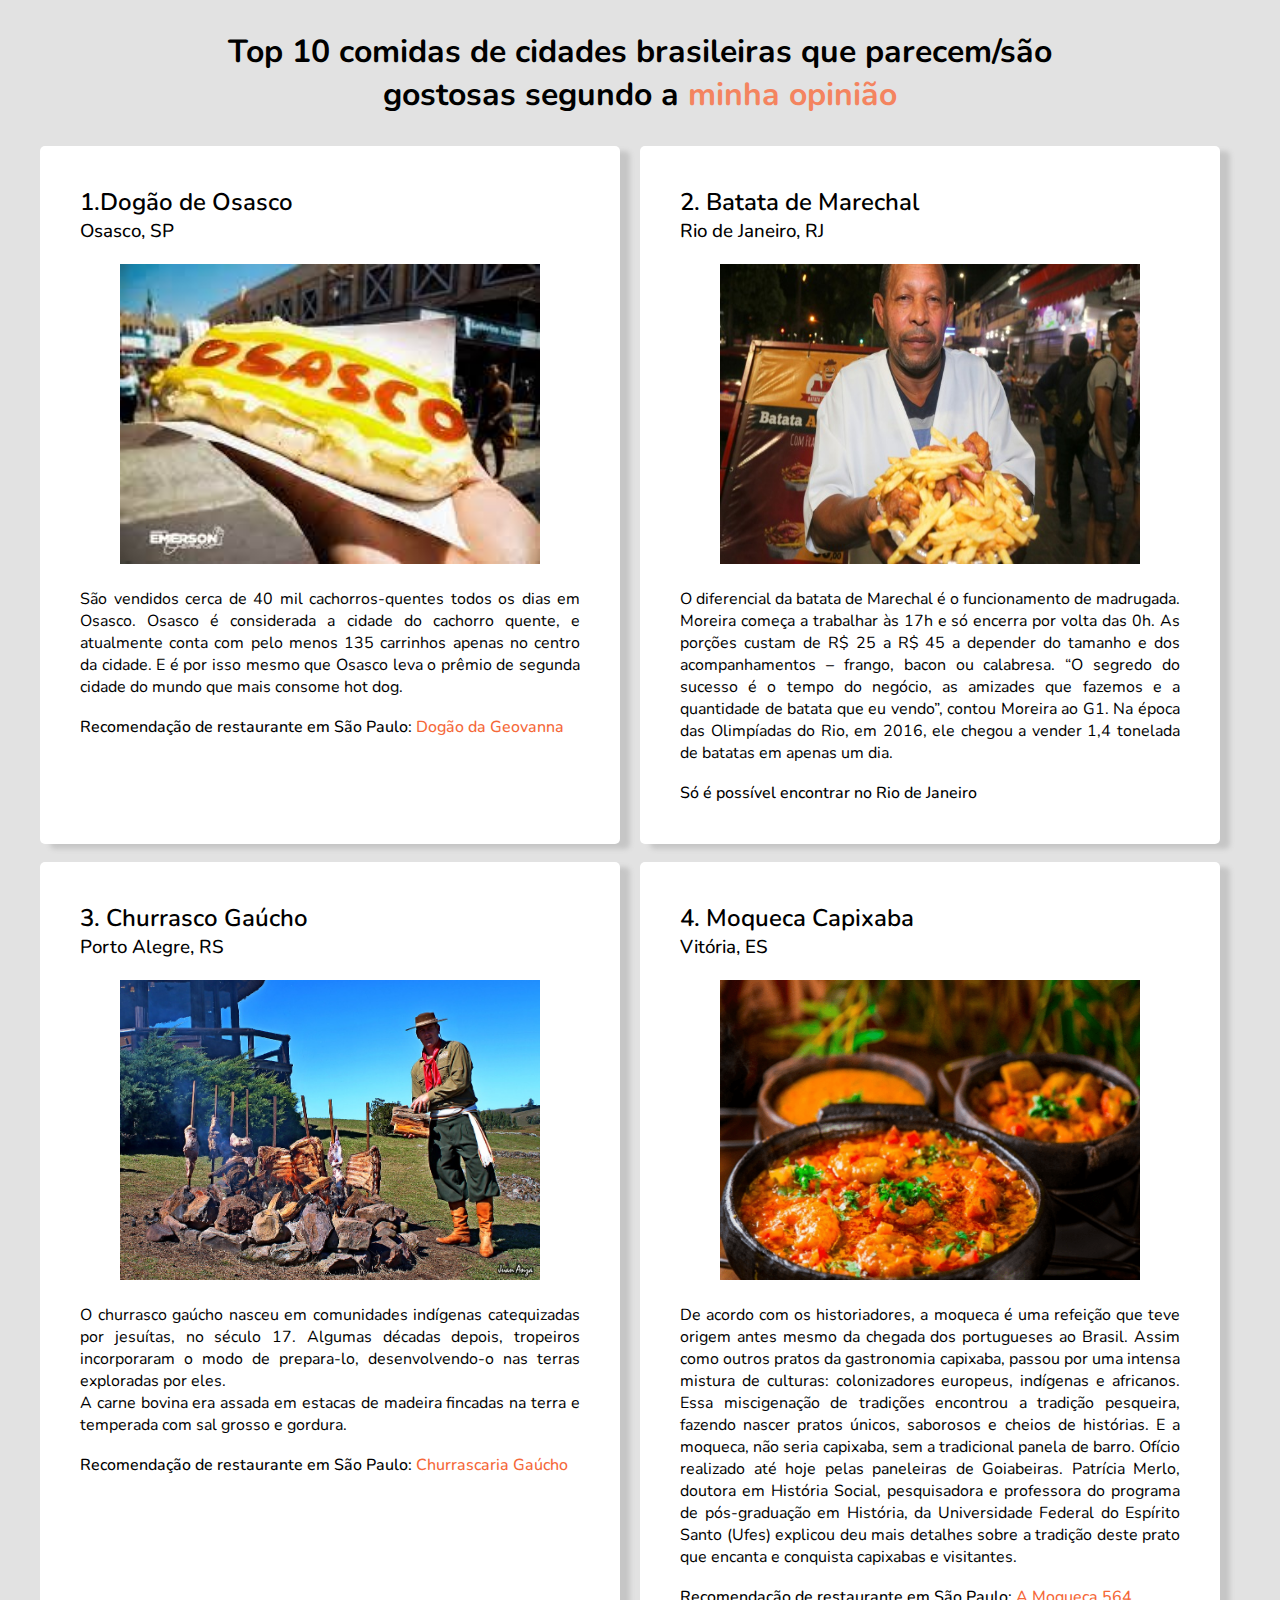
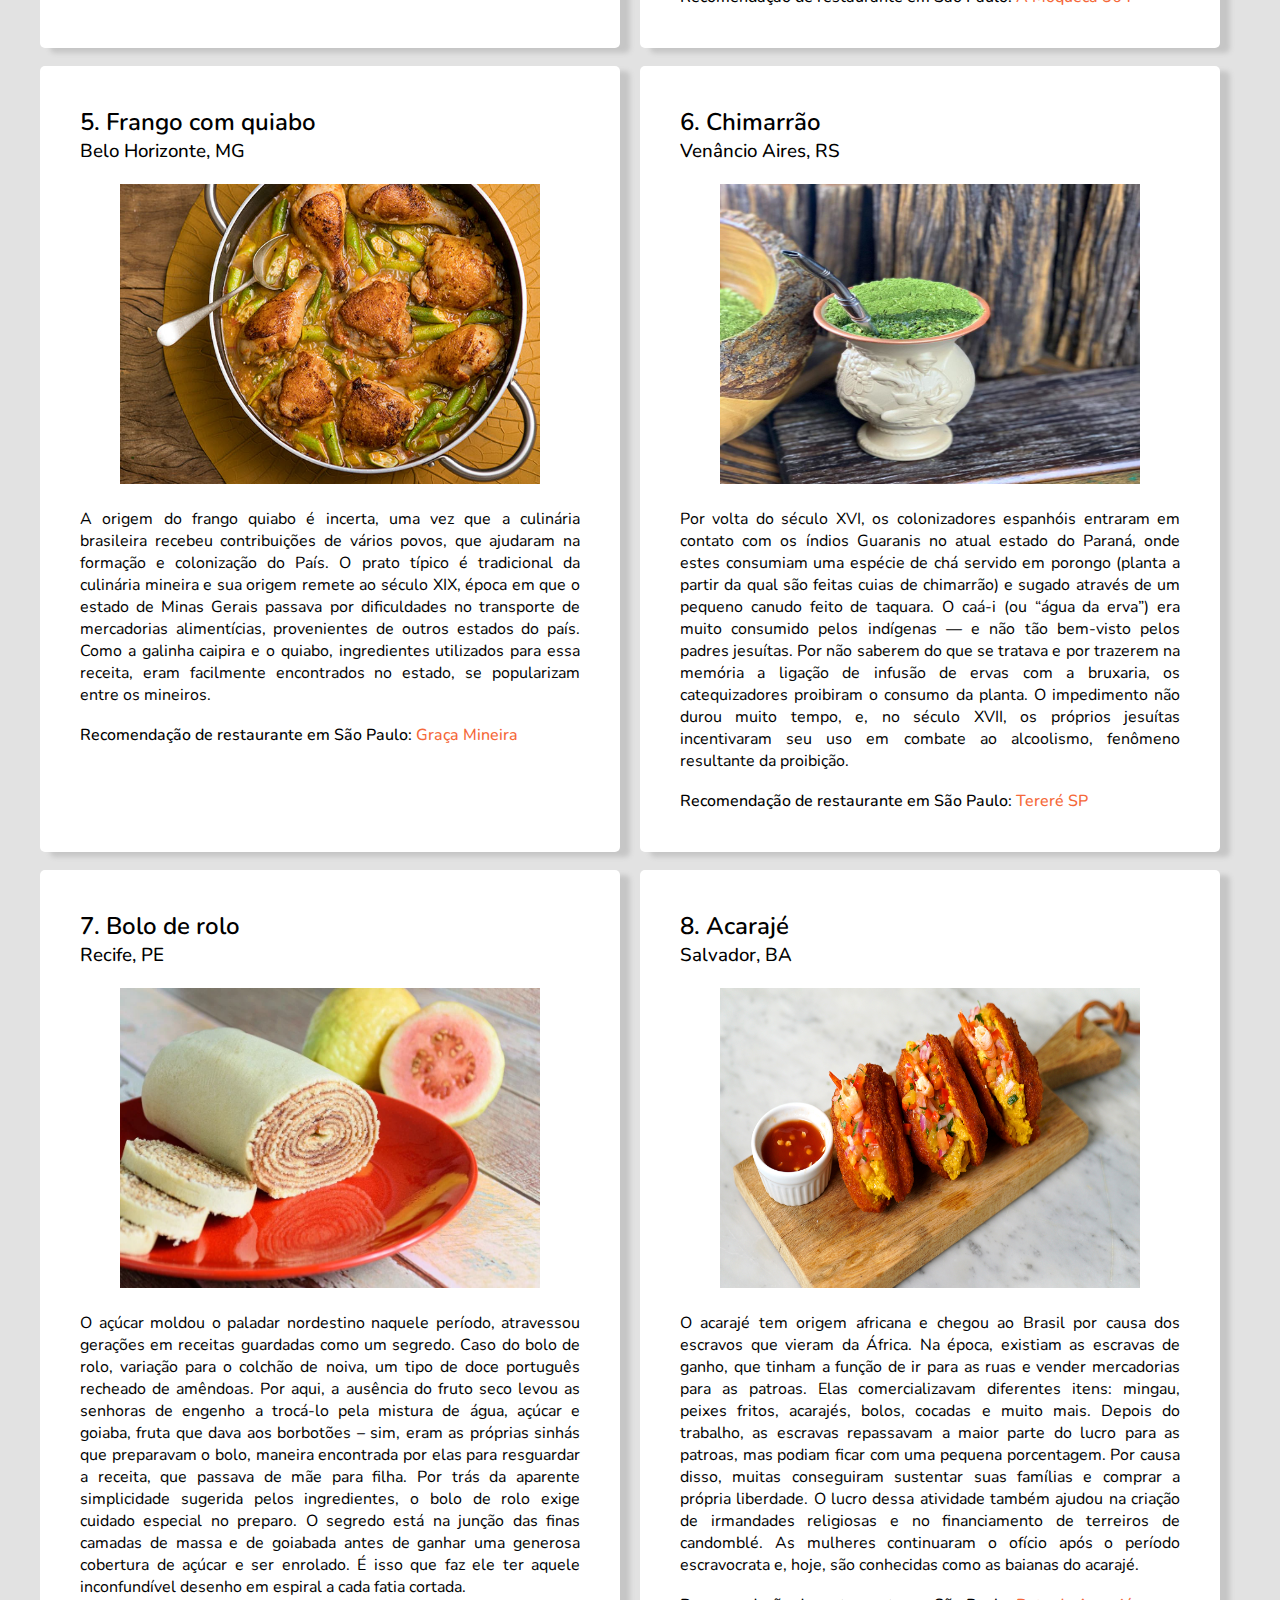
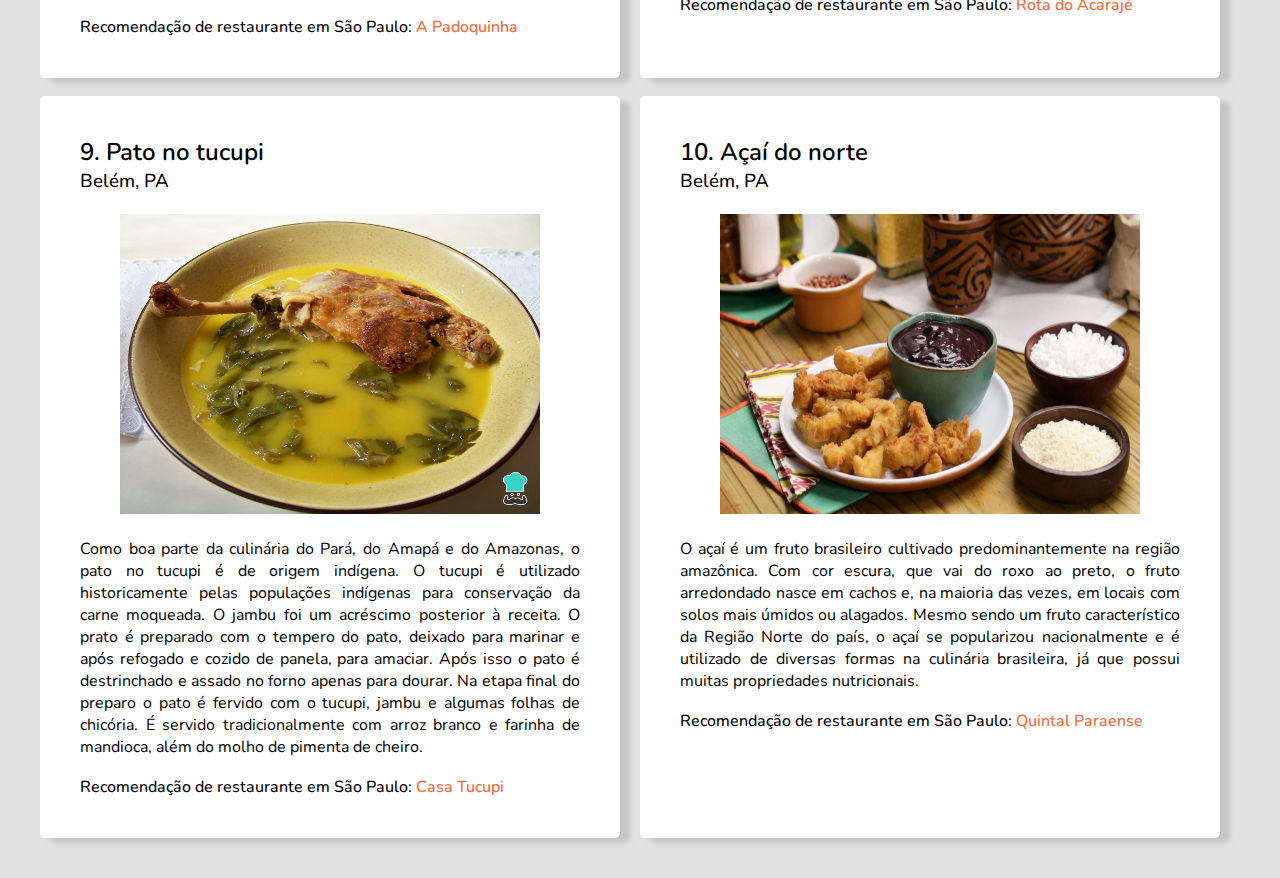
<file: Atividade site cidades/index.html>
<!DOCTYPE html>
<html lang="pt-br">
<head>
    <meta charset="UTF-8">
    <meta http-equiv="X-UA-Compatible" content="IE=edge">
    <meta name="viewport" content="width=device-width, initial-scale=1.0">
    <meta name="description" content="Página que contém informações sobre as 10 comidas de cidades brasileiras que parecem gostosas segundo a opinião da Emily">
    <meta name ="author" content="Emily">
    <meta name ="keywords" content="comida, cidades, lista">
    <meta name ="robots" content = "index,all">
    <meta name = "refresh" content="600">
    <title>Top 10 cidades</title>

    <link rel="shortcut icon" href="./img/icons8-emoji-gordo-16.png" type="image/x-icon">
    <link rel="stylesheet" href="home.css">
</head>
<body class="box-grid">
    <h1>Top 10 comidas de cidades brasileiras que parecem/são <br> gostosas segundo a <span style="color: #F4845F;">minha opinião</span></h1>

    <main>

        <div class="First">
            <nav>
                <h2>1.Dogão de Osasco</h2>
                <h3>Osasco, SP</h3>
                <img src="./img/DogOsasco.png" width="400" alt="">
                <p>São vendidos cerca de 40 mil cachorros-quentes todos os dias em Osasco.
                    Osasco é considerada a cidade do cachorro quente, e atualmente conta com pelo menos 135 carrinhos apenas no centro da cidade.
                    E é por isso mesmo que  Osasco leva o prêmio de segunda cidade do mundo que mais consome hot dog.</p>
                <br>
                <h4>Recomendação de restaurante em São Paulo: <a href="https://dogao-da-geovanna.negocio.site/?utm_source=gmb&utm_medium=referral" target="_blank">Dogão da Geovanna</a></h4>
            </nav>
            <br>

            <nav>
                <h2>2. Batata de Marechal</h2>
                <h3>Rio de Janeiro, RJ</h3>
                <img src="./img/BatataMarechal.png" width="400" alt="">
                <p>O diferencial da batata de Marechal é o funcionamento de madrugada.
                        Moreira começa a trabalhar às 17h e só encerra por volta das 0h. As porções custam de R$ 25 a R$ 45 a depender do tamanho 
                        e dos acompanhamentos – frango, bacon ou calabresa.
                        “O segredo do sucesso é o tempo do negócio, as amizades que fazemos e a quantidade de batata que eu vendo”, contou Moreira 
                        ao G1. Na época das Olimpíadas do Rio, em 2016,
                        ele chegou a vender 1,4 tonelada de batatas em apenas um dia.</p>
                <br>
                <h4>Só é possível encontrar no Rio de Janeiro</h4>
            </nav>
        </div>

        <br>

        <div class="Second">
            <nav>
                <h2>3. Churrasco Gaúcho</h2>
                <h3>Porto Alegre, RS</h3>
                <img src="./img/ChurrascoGaucho.png" width="400" alt="">
                <p>O churrasco gaúcho nasceu em comunidades indígenas catequizadas por jesuítas, no século 17. Algumas décadas depois, tropeiros 
                    incorporaram o modo de prepara-lo, desenvolvendo-o nas terras exploradas por eles. <br> A carne bovina era assada em estacas de 
                    madeira fincadas na terra e temperada com sal grosso e gordura.</p>
                <br>
                <h4>Recomendação de restaurante em São Paulo: <a href="https://www.google.com/search?q=churrasco%20gaucho%20em%20sao%20paulo&rlz=1C1ISCS_pt-PTBR1016BR1016&oq=churrasco+gaucho+em+sao+paulo&aqs=chrome..69i57j0i22i30.8805j0j4&sourceid=chrome&ie=UTF-8&tbs=lf:1,lf_ui:9&tbm=lcl&sxsrf=ALiCzsbx_F8fWeINdjKPveTdvY9xXyL-rg:1660173048781&rflfq=1&num=10&rldimm=17455193723536529798&lqi=[base64]&phdesc=COEp6wkM7q4&ved=2ahUKEwjD_NnGsr35AhVinpUCHbbfCd8QvS56BAgCEAE&sa=X&rlst=f#rlfi=hd:;si:17455193723536529798,l,[base64],y,COEp6wkM7q4;mv:[[-23.4750126,-46.4592372],[-23.7096347,-46.797795]];tbs:lrf:!1m4!1u3!2m2!3m1!1e1!1m4!1u2!2m2!2m1!1e1!1m4!1u1!2m2!1m1!1e1!1m4!1u1!2m2!1m1!1e2!2m1!1e2!2m1!1e1!2m1!1e3!3sIAE,lf:1,lf_ui:9" target="_blank">Churrascaria Gaúcho</a></h4>
            </nav>

            <br>

            <nav>
                <h2>4. Moqueca Capixaba</h2>
                <h3>Vitória, ES</h3>
                <img src="./img/MoquecaCapixaba.png" width="400" alt="">
                <p>De acordo com os historiadores, a moqueca é uma refeição que teve origem antes mesmo da chegada dos portugueses ao Brasil. 
                    Assim como outros pratos da gastronomia capixaba, passou por uma intensa mistura de culturas: colonizadores europeus, indígenas 
                    e africanos. Essa miscigenação de tradições encontrou a tradição pesqueira, fazendo nascer pratos únicos, saborosos e cheios de histórias.
                    E a moqueca, não seria capixaba, sem a tradicional panela de barro. Ofício realizado até hoje pelas paneleiras de Goiabeiras. 
                    Patrícia Merlo, doutora em História Social, pesquisadora e professora do programa de pós-graduação em História, da Universidade 
                    Federal do Espírito Santo (Ufes) explicou deu mais detalhes sobre a tradição deste prato que encanta e conquista capixabas e visitantes.</p>
                <br>
                <h4>Recomendação de restaurante em São Paulo: <a href="https://ricardoleonardirs.wixsite.com/amoqueca564" target="_blank">A Moqueca 564</a></h4>
            </nav>
        </div>

        <br>

        <div class="Third">
            <nav>
                <h2>5. Frango com quiabo</h2>
                <h3>Belo Horizonte, MG</h3>
                <img src="./img/FrangocomQuiabo.png" width="400" alt="">
                <p>A origem do frango quiabo é incerta, uma vez que a culinária brasileira recebeu contribuições de vários povos, que ajudaram 
                    na formação e colonização do País.
                    O prato típico é tradicional da culinária mineira e sua origem remete ao século XIX, época em que o estado de Minas Gerais passava 
                    por dificuldades no transporte de mercadorias alimentícias, provenientes de outros estados do país. Como a galinha caipira e o quiabo, 
                    ingredientes utilizados para essa receita, eram facilmente encontrados no estado, se popularizam entre os mineiros.</p>
                <br>
                <h4>Recomendação de restaurante em São Paulo: <a href="https://gracamineira.com.br/" target="_blank">Graça Mineira</a></h4>
            </nav>

            <br>

            <nav>
                <h2>6. Chimarrão</h2>
                <h3>Venâncio Aires, RS</h3>
                <img src="./img/Chimarrao.png" width="400" alt="">
                <p>Por volta do século XVI, os colonizadores espanhóis entraram em contato com os índios Guaranis no atual estado do Paraná, 
                    onde estes consumiam uma espécie de chá servido em porongo (planta a partir da qual são feitas cuias de chimarrão) e sugado 
                    através de um pequeno canudo feito de taquara. 
                    O caá-i (ou “água da erva”) era muito consumido pelos indígenas — e não tão bem-visto pelos padres jesuítas. Por não saberem 
                    do que se tratava e por trazerem na memória a ligação de infusão de ervas com a bruxaria, os catequizadores proibiram o consumo 
                    da planta. O impedimento não durou muito tempo, e, no século XVII, os próprios jesuítas incentivaram seu uso em combate ao alcoolismo, 
                    fenômeno resultante da proibição.</p>
                <br>
                <h4>Recomendação de restaurante em São Paulo: <a href="https://www.tereresp.com.br/" target="_blank">Tereré SP</a></h4>
            </nav>
        </div>

        <br>

        <div class="Fourth">
                <nav>
                    <h2>7. Bolo de rolo</h2>
                    <h3>Recife, PE</h3>
                    <img src="./img/BolodeRolo.png" width="400" alt="">
                    <p>O açúcar moldou o paladar nordestino naquele período, atravessou gerações em receitas guardadas como um segredo. Caso do bolo de rolo, 
                        variação para o colchão de noiva, um tipo de doce português recheado de amêndoas. Por aqui, a ausência do fruto seco levou as senhoras de 
                        engenho a trocá-lo pela mistura de água, açúcar e goiaba, fruta que dava aos borbotões – sim, eram as próprias sinhás que preparavam o bolo, 
                        maneira encontrada por elas para resguardar a receita, que passava de mãe para filha.
                        Por trás da aparente simplicidade sugerida pelos ingredientes, o bolo de rolo exige cuidado especial no preparo. O segredo está na junção das 
                        finas camadas de massa e de goiabada antes de ganhar uma generosa cobertura de açúcar e ser enrolado. É isso que faz ele ter aquele inconfundível 
                        desenho em espiral a cada fatia cortada.</p>
                    <br>
                    <h4>Recomendação de restaurante em São Paulo:<a href="https://www.apadoquinha.com.br/" target="_blank"> A Padoquinha</a></h4></h4>
                </nav>

            <br>

            <nav>
                <h2>8. Acarajé</h2>
                <h3>Salvador, BA</h3>
                <img src="./img/Acaraje.png" width="400" alt="">
                <p>O acarajé tem origem africana e chegou ao Brasil por causa dos escravos que vieram da África. Na época, existiam as escravas de ganho, 
                    que tinham a função de ir para as ruas e vender mercadorias para as patroas.
                    Elas comercializavam diferentes itens: mingau, peixes fritos, acarajés, bolos, cocadas e muito mais. Depois do trabalho, as escravas repassavam 
                    a maior parte do lucro para as patroas, mas podiam ficar com uma pequena porcentagem. Por causa disso, muitas conseguiram sustentar suas famílias 
                    e comprar a própria liberdade.
                    O lucro dessa atividade também ajudou na criação de irmandades religiosas e no financiamento de terreiros de candomblé. As mulheres continuaram 
                    o ofício após o período escravocrata e, hoje, são conhecidas como as baianas do acarajé.</p>
                <br>
                <h4>Recomendação de restaurante em São Paulo: <a href="http://www.rotadoacaraje.com.br/site/" target="_blank">Rota do Acarajé</a></h4>
            </nav>
        </div>

        <br>

        <div class="Fifth">
            <nav>
                <h2>9. Pato no tucupi</h2>
                <h3>Belém, PA</h3>
                <img src="./img/PatonoTucupi.png" width="400" alt="">
                <p>Como boa parte da culinária do Pará, do Amapá e do Amazonas, o pato no tucupi é de origem indígena. O tucupi é 
                    utilizado historicamente pelas populações indígenas para conservação da carne moqueada. O jambu foi um acréscimo 
                    posterior à receita.
                    O prato é preparado com o tempero do pato, deixado para marinar e após refogado e cozido de panela, para amaciar. Após 
                    isso o pato é destrinchado e assado no forno apenas para dourar. Na etapa final do preparo o pato é fervido com o tucupi, 
                    jambu e algumas folhas de chicória. É servido tradicionalmente com arroz branco e farinha de mandioca, além do molho de pimenta de cheiro.</p>
                <br> 
                <h4>Recomendação de restaurante em São Paulo: <a href="https://linktr.ee/tucupi" target="_blank">Casa Tucupi</a></h4>
            </nav>

            <br>

            <nav>
                <h2>10. Açaí do norte</h2>
                <h3>Belém, PA</h3>
                <img src="./img/Acai.png" width="400" alt="">
                <p>O açaí é um fruto brasileiro cultivado predominantemente na região amazônica. Com cor escura, que vai do roxo ao 
                    preto, o fruto arredondado nasce em cachos e, na maioria das vezes, em locais com solos mais úmidos ou alagados.
                    Mesmo sendo um fruto característico da Região Norte do país, o açaí se popularizou nacionalmente e é utilizado de 
                    diversas formas na culinária brasileira, já que possui muitas propriedades nutricionais.</p>
                <br>
                <h4>Recomendação de restaurante em São Paulo: <a href="https://quintal-paraense.goomer.app/menu" target="_blank">Quintal Paraense</a></h4>
            </nav>
        </div>

    </main>
    
</body>
</html>
</file>
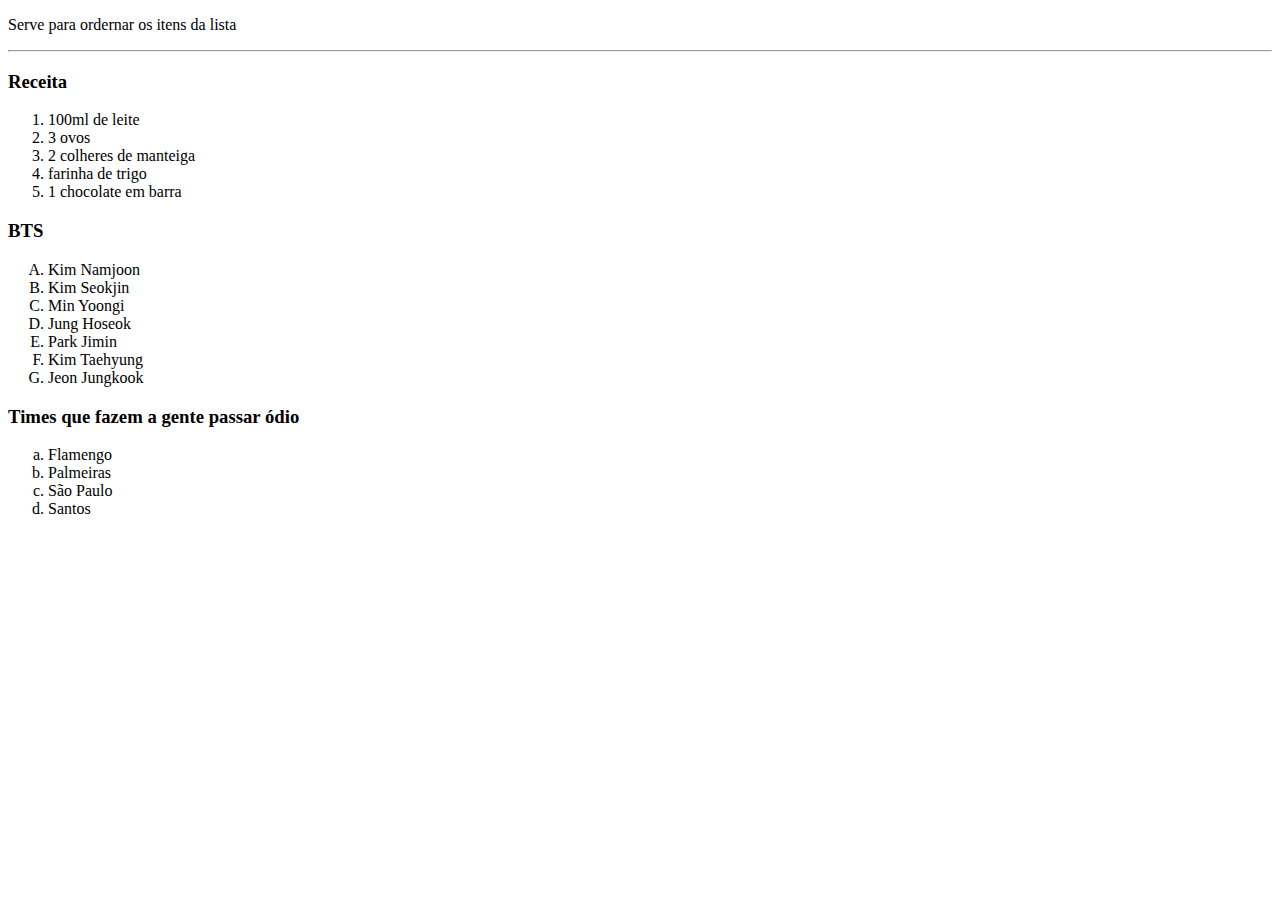
<file: Atividade site cidades/index05.html>
<!DOCTYPE html>
<html lang="en">
<head>
    <meta charset="UTF-8">
    <meta http-equiv="X-UA-Compatible" content="IE=edge">
    <meta name="viewport" content="width=device-width, initial-scale=1.0">
    <meta name="description" content="Tipos de listas em HTML">
    <meta name ="author" content="Emily">
    <meta name ="keywords" content="listas ordenadas, listas não-ordenadas e listas de definição">
    <meta name ="robots" content = "index, follow">
    <meta name = "refresh" content="600">
    <title>Lista Ordernada</title>
</head>
<body>
    <p>Serve para ordernar os itens da lista</p>
    <hr>
    <h3>Receita</h3>
    <ol type="1">
        <li>100ml de leite</li>
        <li>3 ovos</li>
        <li>2 colheres de manteiga</li>
        <li>farinha de trigo</li>
        <li>1 chocolate em barra</li>
    </ol>

    <h3>BTS</h3>
    <ol type="A">
        <li>Kim Namjoon</li>
        <li>Kim Seokjin</li>
        <li>Min Yoongi</li>
        <li>Jung Hoseok</li>
        <li>Park Jimin</li>
        <li>Kim Taehyung</li>
        <li>Jeon Jungkook</li>
    </ol>

    <h3>Times que fazem a gente passar ódio</h3>
    <ol type="a">
        <li>Flamengo</li>
        <li>Palmeiras</li>
        <li>São Paulo</li>
        <li>Santos</li>
    </ol>
</body>
</html>
</file>
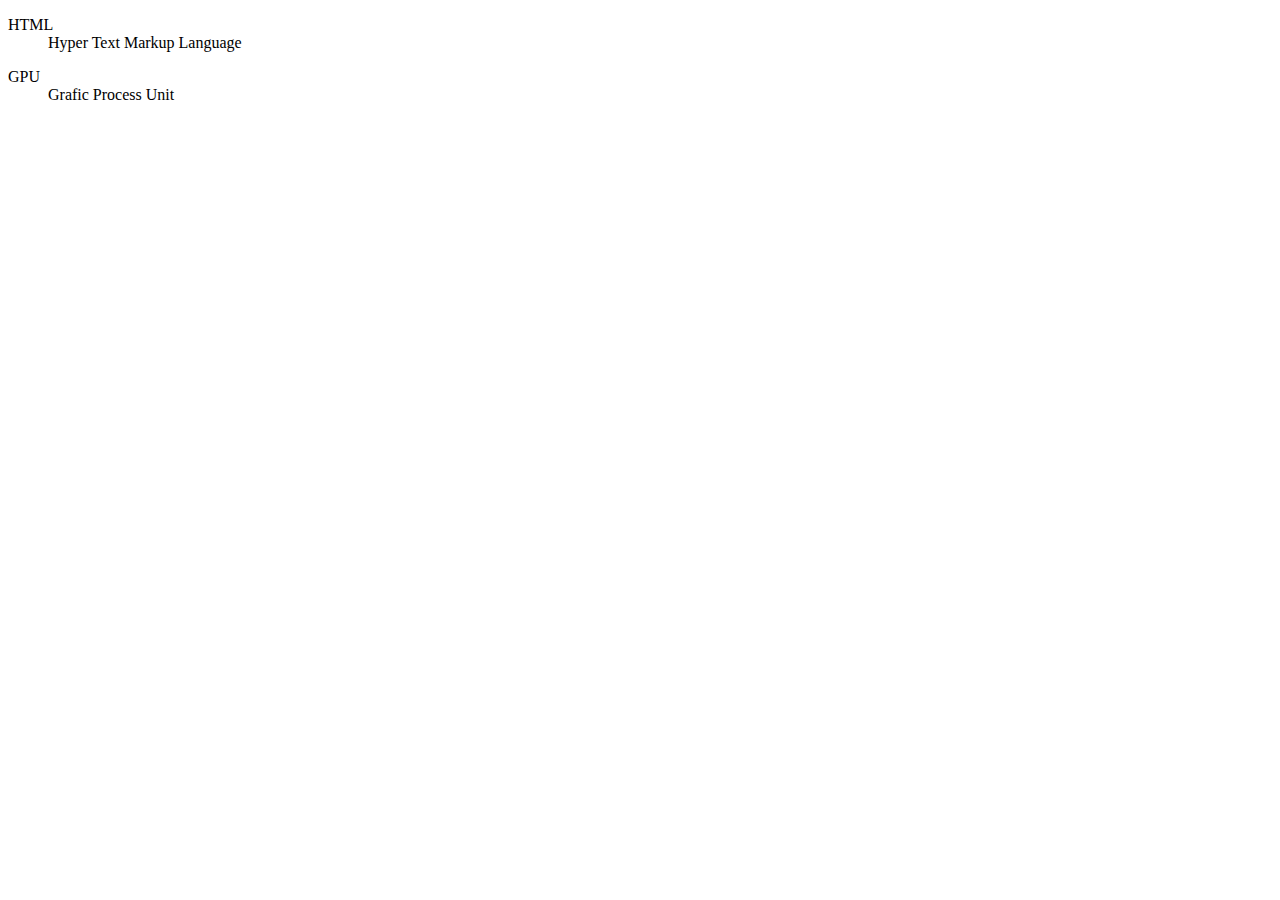
<file: Atividade site cidades/index06.html>
<!DOCTYPE html>
<html lang="en">
<head>
    <meta charset="UTF-8">
    <meta http-equiv="X-UA-Compatible" content="IE=edge">
    <meta name="viewport" content="width=device-width, initial-scale=1.0">
    <meta name="description" content="Tipos de listas em HTML">
    <meta name ="author" content="Emily">
    <meta name ="keywords" content="listas ordenadas, listas não-ordenadas e listas de definição">
    <meta name ="robots" content = "index, follow">
    <meta name = "refresh" content="600">
    <title>Lista de definição</title>
</head>
<body>
    <dl>
        <dt>HTML</dt>
        <dd>Hyper Text Markup Language</dd>
    </dl>
    <dl>
        <dt>GPU</dt>
        <dd>Grafic Process Unit</dd>
    </dl>
</body>
</html>
</file>
<file: Atividade site cidades/home.css>
@import url('https://fonts.googleapis.com/css2?family=Nunito:ital,wght@0,200;0,300;0,400;0,500;0,600;0,700;1,200;1,300;1,400;1,500;1,600&display=swap');


*{
    border: 0;
    box-sizing: border-box;
    margin: 0;
    padding: 0;
}

.box-grid{
    width: 1200px;
    margin: 0 auto;
}

body{
    background-color: rgb(226, 226, 226);
}

h1{
    font-family: 'Nunito', sans-serif;
    font-weight: bold 700;
    text-align: center;
    padding-bottom: 30px;
    padding-top: 30px;
    color: rgb(0, 0, 0);
}

h2{
    font-family: 'Nunito', sans-serif;
    font-weight: 600;
    padding-top: 40px;
    padding-left: 40px;
    color: rgb(0, 0, 0);
}

h3{
    font-family: 'Nunito', sans-serif;
    font-weight: 500;
    padding-left: 40px;
    padding-top: 0px;
    padding-bottom: 20px;
    color: rgb(0, 0, 0);
}

h4{
    font-family: 'Nunito', sans-serif;
    font-weight: 500;
    padding-left: 40px;
    padding-bottom: 40px;
    color: rgb(0, 0, 0);
}

img{
    padding-left: 80px;
    width: 500px;
    height: 300px;
}

p{
    font-weight: 400;
    font-family: 'Nunito', sans-serif;
    padding-left: 40px;
    padding-right: 40px;
    text-align: justify;
    padding-top: 20px;
    color: rgb(0, 0, 0);
}

a{
    font-family: 'Nunito', sans-serif;
    text-decoration: none;
    color: inherit;
    color: #f56839;
}

a:hover{
    height: 70px;
    border-radius: 5px;
    color: #F4845F;
}

nav{
    background-color: #ffffff;
    width: 600px;
    border-radius: 5px;
    box-shadow: 10px 5px 5px #C6C6C6;
    margin-right: 20px;
}


main{
    flex-direction: column;
}

.First{
    display: flex;
}

.Second{
    display: flex;
}

.Third{
    display: flex;
}

.Fourth{
    display: flex;
}

.Fifth{
    display: flex;
    margin-bottom: 40px;
}
</file>
